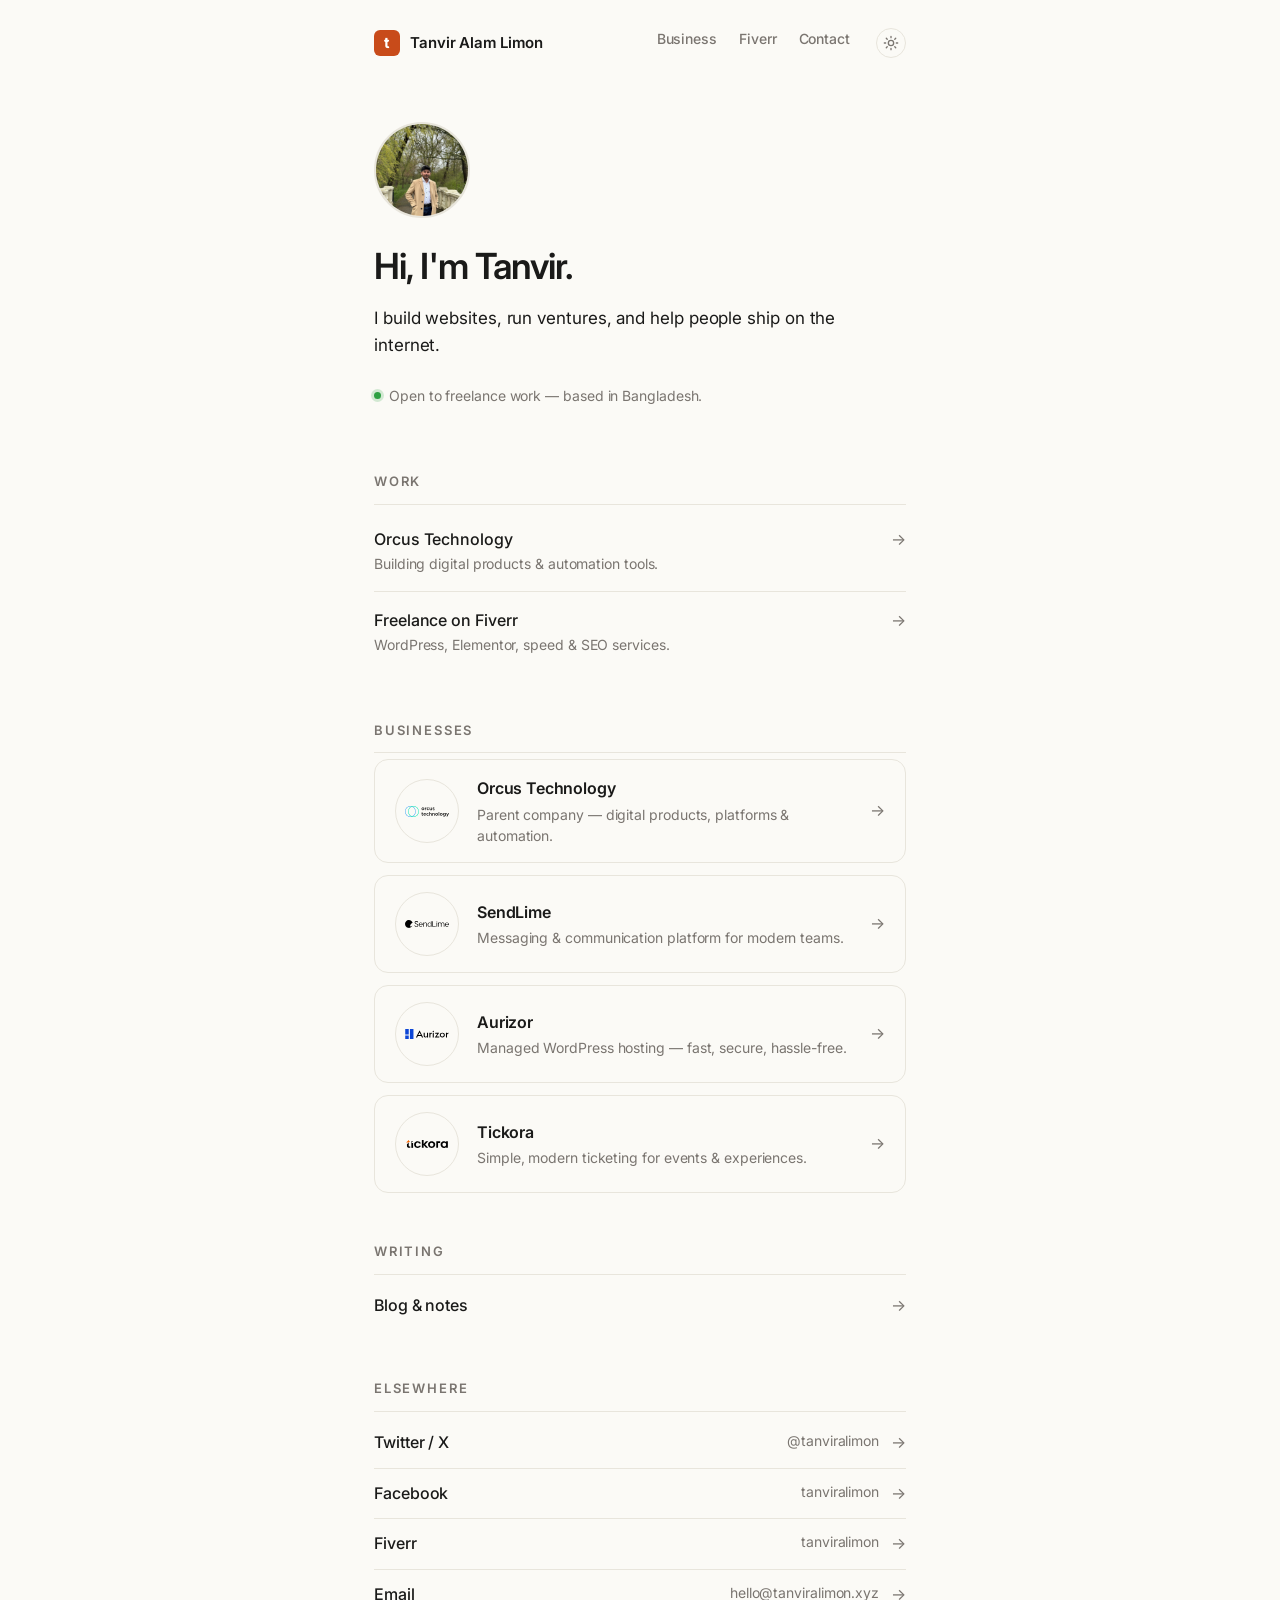
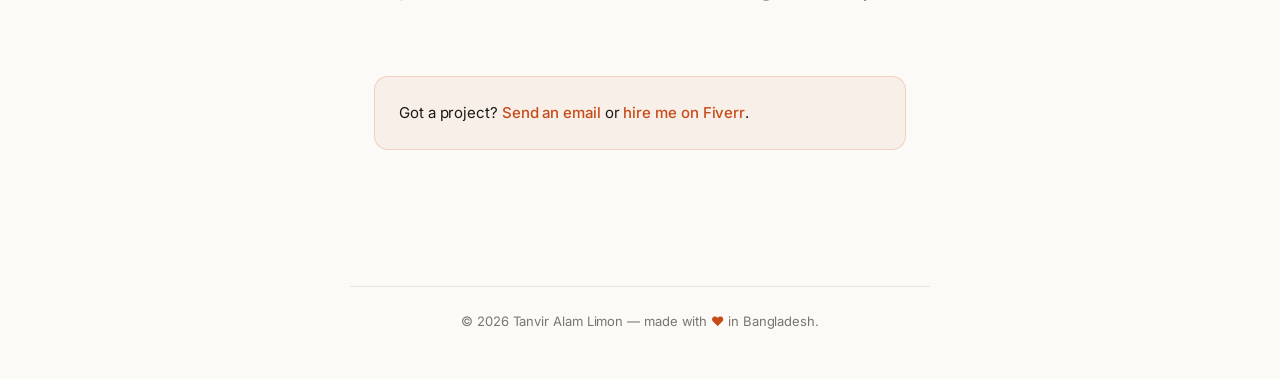
<file: index.html>
<!DOCTYPE html>
<html lang="en">
<head>
<meta charset="UTF-8" />
<meta name="viewport" content="width=device-width, initial-scale=1.0" />
<title>Tanvir Alam Limon</title>
<meta name="description" content="Tanvir Alam Limon — Entrepreneur, founder of Orcus Technology. Building digital ventures & automation for the web." />
<meta property="og:title" content="Tanvir Alam Limon" />
<meta property="og:description" content="Entrepreneur, tech enthusiast, and founder of Orcus Technology." />
<meta property="og:url" content="https://tanviralimon.xyz" />
<link rel="preconnect" href="https://fonts.googleapis.com">
<link rel="preconnect" href="https://fonts.gstatic.com" crossorigin>
<link href="https://fonts.googleapis.com/css2?family=Inter:wght@300;400;500;600;700&display=swap" rel="stylesheet">
<link rel="stylesheet" href="/styles.css" />
<script>
  (function(){
    var t = localStorage.getItem('theme');
    if (!t) t = window.matchMedia('(prefers-color-scheme: dark)').matches ? 'dark' : 'light';
    if (t === 'dark') document.documentElement.setAttribute('data-theme', 'dark');
  })();
</script>
</head>
<body>

<header class="topbar">
  <a href="/" class="topbar__logo">
    <span class="topbar__mark">t</span>
    Tanvir Alam Limon
  </a>
  <nav class="topbar__nav">
    <a href="/#business">Business</a>
    <a href="/fiverr">Fiverr</a>
    <a href="mailto:hello@tanviralimon.xyz">Contact</a>
    <button id="themeToggle" class="theme-toggle" aria-label="Toggle dark mode">
      <svg class="theme-toggle__sun" width="16" height="16" viewBox="0 0 24 24" fill="none" stroke="currentColor" stroke-width="2" stroke-linecap="round" stroke-linejoin="round"><circle cx="12" cy="12" r="4"/><path d="M12 2v2M12 20v2M4.93 4.93l1.41 1.41M17.66 17.66l1.41 1.41M2 12h2M20 12h2M4.93 19.07l1.41-1.41M17.66 6.34l1.41-1.41"/></svg>
      <svg class="theme-toggle__moon" width="16" height="16" viewBox="0 0 24 24" fill="none" stroke="currentColor" stroke-width="2" stroke-linecap="round" stroke-linejoin="round"><path d="M21 12.79A9 9 0 1 1 11.21 3 7 7 0 0 0 21 12.79z"/></svg>
    </button>
  </nav>
</header>

<main class="wrap">

  <section class="intro">
    <img src="/photo.jpg" alt="Tanvir Alam Limon" class="avatar" width="96" height="96" />
    <h1>Hi, I'm Tanvir.</h1>
    <p class="lede">I build websites, run ventures, and help people ship on the internet.</p>
    <p class="status">
      <span class="status__dot"></span>
      Open to freelance work — based in Bangladesh.
    </p>
  </section>

  <section class="block">
    <h2>Work</h2>
    <ul class="list">
      <li>
        <a href="https://orcustech.com" target="_blank" rel="noopener" class="row">
          <span class="row__main">Orcus Technology</span>
          <span class="row__arrow">→</span>
          <span class="row__note">Building digital products &amp; automation tools.</span>
        </a>
      </li>
      <li>
        <a href="/fiverr" class="row">
          <span class="row__main">Freelance on Fiverr</span>
          <span class="row__arrow">→</span>
          <span class="row__note">WordPress, Elementor, speed &amp; SEO services.</span>
        </a>
      </li>
    </ul>
  </section>

  <section id="business" class="block">
    <h2>Businesses</h2>
    <div class="ventures">

      <a href="https://orcustech.com" target="_blank" rel="noopener" class="venture" data-logo="dark">
        <div class="venture__logo">
          <img src="/logos/orcus.svg" alt="Orcus Technology" loading="lazy" />
        </div>
        <div class="venture__body">
          <h3>Orcus Technology</h3>
          <p class="venture__desc">Parent company — digital products, platforms &amp; automation.</p>
        </div>
        <span class="venture__arrow">→</span>
      </a>

      <a href="https://sendlime.com" target="_blank" rel="noopener" class="venture" data-logo="light">
        <div class="venture__logo">
          <img src="/logos/sendlime.svg" alt="SendLime" loading="lazy" />
        </div>
        <div class="venture__body">
          <h3>SendLime</h3>
          <p class="venture__desc">Messaging &amp; communication platform for modern teams.</p>
        </div>
        <span class="venture__arrow">→</span>
      </a>

      <a href="https://aurizor.com" target="_blank" rel="noopener" class="venture" data-logo="dark">
        <div class="venture__logo">
          <img src="/logos/aurizor.svg" alt="Aurizor" loading="lazy" />
        </div>
        <div class="venture__body">
          <h3>Aurizor</h3>
          <p class="venture__desc">Managed WordPress hosting — fast, secure, hassle-free.</p>
        </div>
        <span class="venture__arrow">→</span>
      </a>

      <a href="https://www.tickora.app/" target="_blank" rel="noopener" class="venture" data-logo="light">
        <div class="venture__logo">
          <img src="/logos/tickora.svg" alt="Tickora" loading="lazy" />
        </div>
        <div class="venture__body">
          <h3>Tickora</h3>
          <p class="venture__desc">Simple, modern ticketing for events &amp; experiences.</p>
        </div>
        <span class="venture__arrow">→</span>
      </a>

    </div>
  </section>

  <section class="block">
    <h2>Writing</h2>
    <ul class="list list--compact">
      <li>
        <a href="https://tanviralimon.xyz/blog" target="_blank" rel="noopener" class="row row--small">
          <span class="row__main">Blog &amp; notes</span>
          <span class="row__arrow">→</span>
        </a>
      </li>
    </ul>
  </section>

  <section class="block">
    <h2>Elsewhere</h2>
    <ul class="list list--compact">
      <li>
        <a href="https://x.com/tanviralimon" target="_blank" rel="noopener" class="row row--two">
          <span class="row__main">Twitter / X</span>
          <span class="row__handle">@tanviralimon</span>
          <span class="row__arrow">→</span>
        </a>
      </li>
      <li>
        <a href="https://www.facebook.com/tanviralimon" target="_blank" rel="noopener" class="row row--two">
          <span class="row__main">Facebook</span>
          <span class="row__handle">tanviralimon</span>
          <span class="row__arrow">→</span>
        </a>
      </li>
      <li>
        <a href="https://www.fiverr.com/tanviralimon" target="_blank" rel="noopener" class="row row--two">
          <span class="row__main">Fiverr</span>
          <span class="row__handle">tanviralimon</span>
          <span class="row__arrow">→</span>
        </a>
      </li>
      <li>
        <a href="mailto:hello@tanviralimon.xyz" class="row row--two">
          <span class="row__main">Email</span>
          <span class="row__handle">hello@tanviralimon.xyz</span>
          <span class="row__arrow">→</span>
        </a>
      </li>
    </ul>
  </section>

  <section class="block block--hire">
    <p>
      Got a project? <a href="mailto:hello@tanviralimon.xyz">Send an email</a>
      or <a href="/fiverr">hire me on Fiverr</a>.
    </p>
  </section>

</main>

<footer class="foot">
  <p>© <span id="year"></span> Tanvir Alam Limon — made with <span class="heart">❤</span> in Bangladesh.</p>
</footer>

<script src="/script.js"></script>
</body>
</html>
</file>
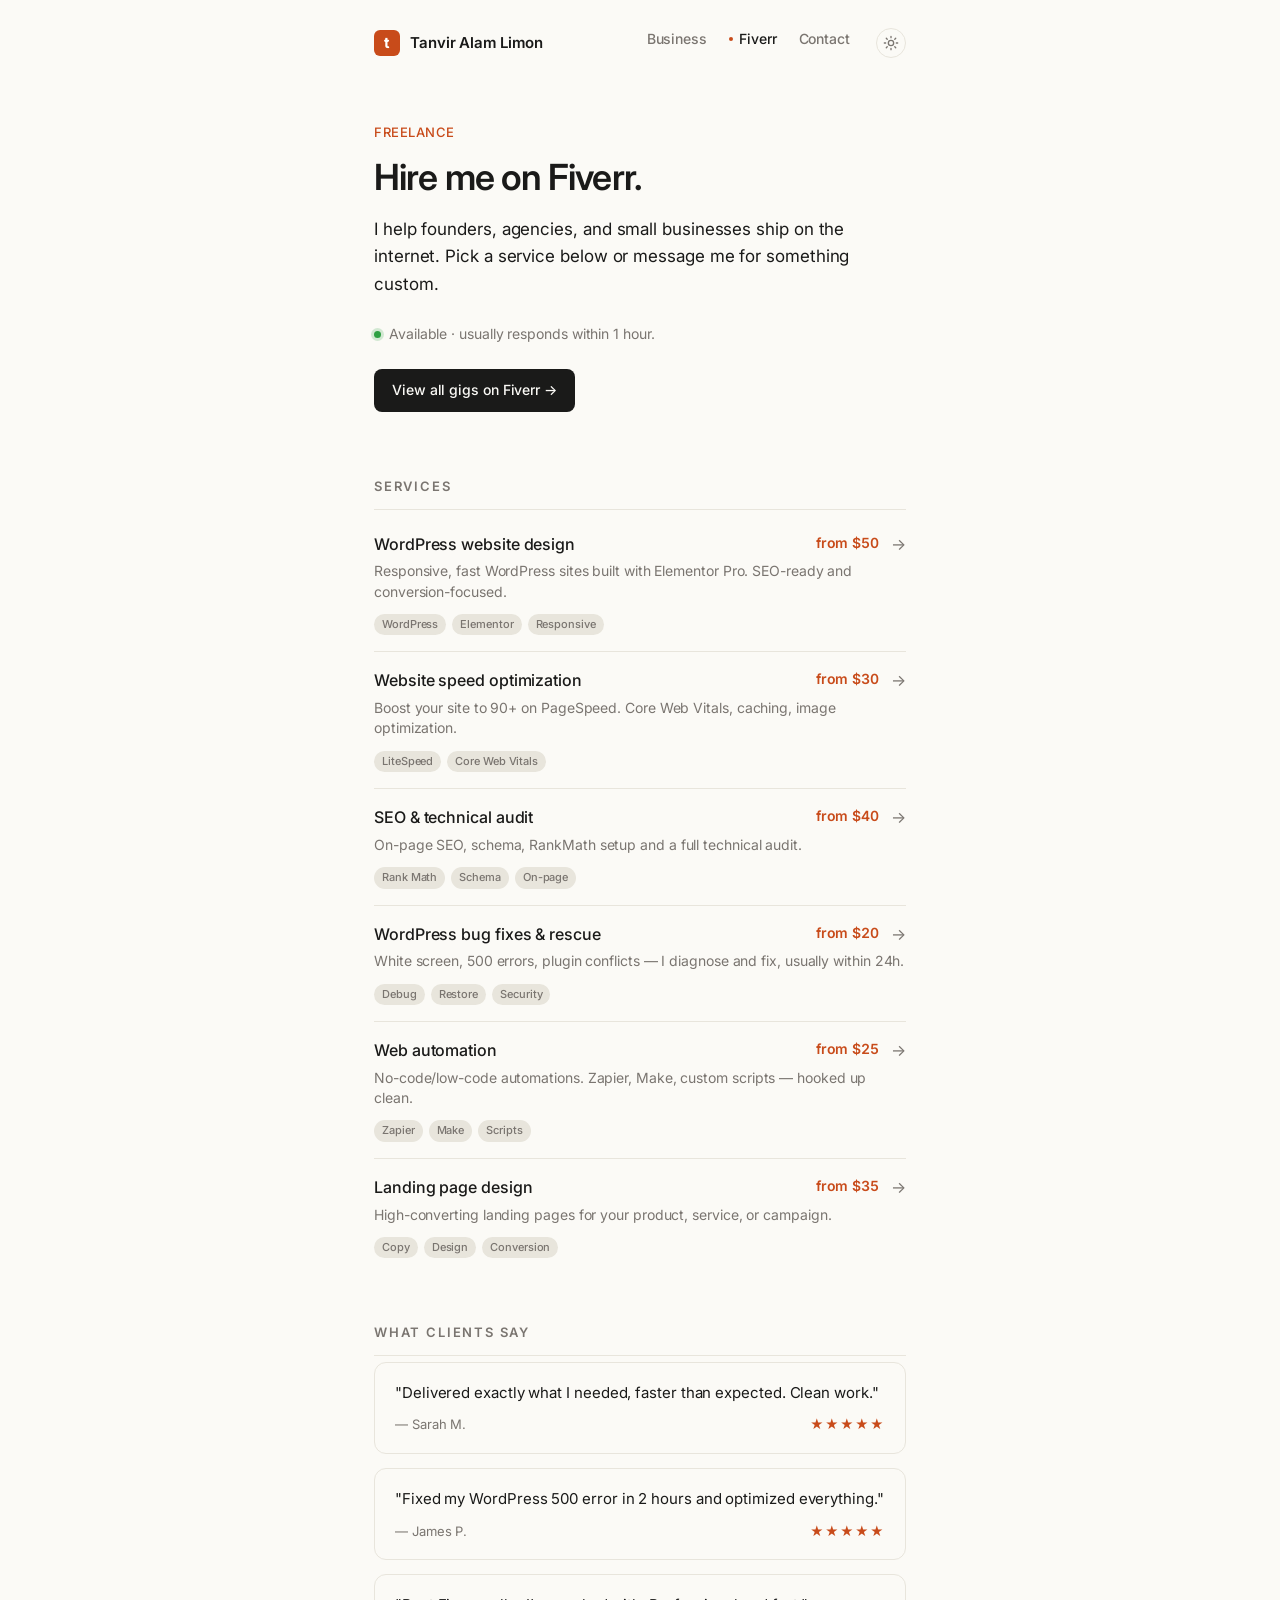
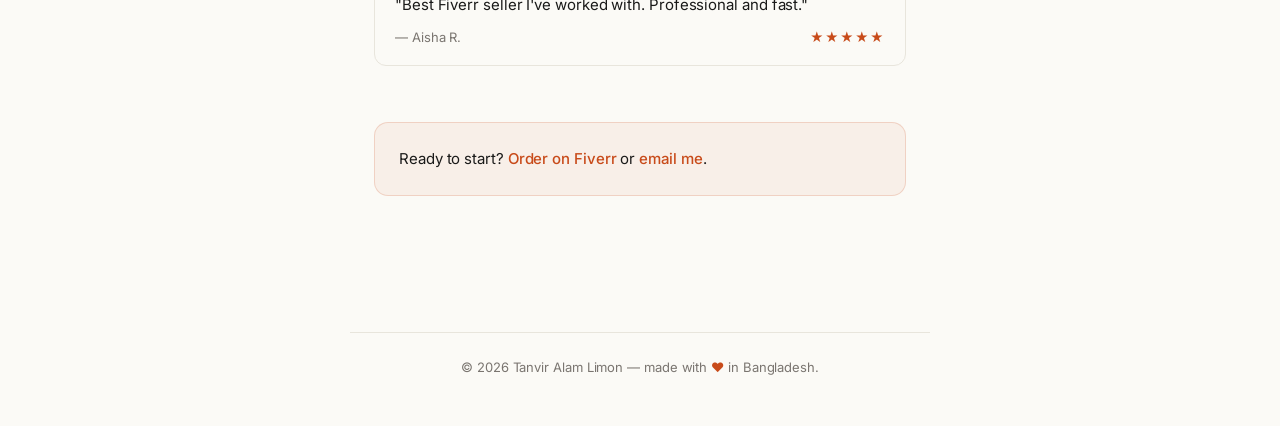
<file: fiverr.html>
<!DOCTYPE html>
<html lang="en">
<head>
<meta charset="UTF-8" />
<meta name="viewport" content="width=device-width, initial-scale=1.0" />
<title>Fiverr Services — Tanvir Alam Limon</title>
<meta name="description" content="Hire Tanvir Alam Limon on Fiverr — WordPress, Elementor, speed, SEO, automation & site rescue." />
<meta property="og:title" content="Fiverr Services — Tanvir Alam Limon" />
<meta property="og:description" content="WordPress, Elementor, speed, SEO & automation services on Fiverr." />
<link rel="preconnect" href="https://fonts.googleapis.com">
<link rel="preconnect" href="https://fonts.gstatic.com" crossorigin>
<link href="https://fonts.googleapis.com/css2?family=Inter:wght@300;400;500;600;700&display=swap" rel="stylesheet">
<link rel="stylesheet" href="/styles.css" />
<script>
  (function(){
    var t = localStorage.getItem('theme');
    if (!t) t = window.matchMedia('(prefers-color-scheme: dark)').matches ? 'dark' : 'light';
    if (t === 'dark') document.documentElement.setAttribute('data-theme', 'dark');
  })();
</script>
</head>
<body>

<header class="topbar">
  <a href="/" class="topbar__logo">
    <span class="topbar__mark">t</span>
    Tanvir Alam Limon
  </a>
  <nav class="topbar__nav">
    <a href="/#business">Business</a>
    <a href="/fiverr" class="is-active">Fiverr</a>
    <a href="mailto:hello@tanviralimon.xyz">Contact</a>
    <button id="themeToggle" class="theme-toggle" aria-label="Toggle dark mode">
      <svg class="theme-toggle__sun" width="16" height="16" viewBox="0 0 24 24" fill="none" stroke="currentColor" stroke-width="2" stroke-linecap="round" stroke-linejoin="round"><circle cx="12" cy="12" r="4"/><path d="M12 2v2M12 20v2M4.93 4.93l1.41 1.41M17.66 17.66l1.41 1.41M2 12h2M20 12h2M4.93 19.07l1.41-1.41M17.66 6.34l1.41-1.41"/></svg>
      <svg class="theme-toggle__moon" width="16" height="16" viewBox="0 0 24 24" fill="none" stroke="currentColor" stroke-width="2" stroke-linecap="round" stroke-linejoin="round"><path d="M21 12.79A9 9 0 1 1 11.21 3 7 7 0 0 0 21 12.79z"/></svg>
    </button>
  </nav>
</header>

<main class="wrap">

  <section class="intro">
    <p class="eyebrow">Freelance</p>
    <h1>Hire me on Fiverr.</h1>
    <p class="lede">
      I help founders, agencies, and small businesses ship on the internet.
      Pick a service below or message me for something custom.
    </p>
    <p class="status">
      <span class="status__dot"></span>
      Available · usually responds within 1 hour.
    </p>
    <div class="intro__cta">
      <a href="https://www.fiverr.com/tanviralimon" target="_blank" rel="noopener" class="btn">View all gigs on Fiverr →</a>
    </div>
  </section>

  <section class="block">
    <h2>Services</h2>
    <ul class="list">
      <li>
        <a href="https://www.fiverr.com/tanviralimon" target="_blank" rel="noopener" class="row row--service">
          <span class="row__main">WordPress website design</span>
          <span class="row__price">from $50</span>
          <span class="row__arrow">→</span>
          <span class="row__note">Responsive, fast WordPress sites built with Elementor Pro. SEO-ready and conversion-focused.</span>
          <span class="row__tags"><span>WordPress</span><span>Elementor</span><span>Responsive</span></span>
        </a>
      </li>
      <li>
        <a href="https://www.fiverr.com/tanviralimon" target="_blank" rel="noopener" class="row row--service">
          <span class="row__main">Website speed optimization</span>
          <span class="row__price">from $30</span>
          <span class="row__arrow">→</span>
          <span class="row__note">Boost your site to 90+ on PageSpeed. Core Web Vitals, caching, image optimization.</span>
          <span class="row__tags"><span>LiteSpeed</span><span>Core Web Vitals</span></span>
        </a>
      </li>
      <li>
        <a href="https://www.fiverr.com/tanviralimon" target="_blank" rel="noopener" class="row row--service">
          <span class="row__main">SEO &amp; technical audit</span>
          <span class="row__price">from $40</span>
          <span class="row__arrow">→</span>
          <span class="row__note">On-page SEO, schema, RankMath setup and a full technical audit.</span>
          <span class="row__tags"><span>Rank Math</span><span>Schema</span><span>On-page</span></span>
        </a>
      </li>
      <li>
        <a href="https://www.fiverr.com/tanviralimon" target="_blank" rel="noopener" class="row row--service">
          <span class="row__main">WordPress bug fixes &amp; rescue</span>
          <span class="row__price">from $20</span>
          <span class="row__arrow">→</span>
          <span class="row__note">White screen, 500 errors, plugin conflicts — I diagnose and fix, usually within 24h.</span>
          <span class="row__tags"><span>Debug</span><span>Restore</span><span>Security</span></span>
        </a>
      </li>
      <li>
        <a href="https://www.fiverr.com/tanviralimon" target="_blank" rel="noopener" class="row row--service">
          <span class="row__main">Web automation</span>
          <span class="row__price">from $25</span>
          <span class="row__arrow">→</span>
          <span class="row__note">No-code/low-code automations. Zapier, Make, custom scripts — hooked up clean.</span>
          <span class="row__tags"><span>Zapier</span><span>Make</span><span>Scripts</span></span>
        </a>
      </li>
      <li>
        <a href="https://www.fiverr.com/tanviralimon" target="_blank" rel="noopener" class="row row--service">
          <span class="row__main">Landing page design</span>
          <span class="row__price">from $35</span>
          <span class="row__arrow">→</span>
          <span class="row__note">High-converting landing pages for your product, service, or campaign.</span>
          <span class="row__tags"><span>Copy</span><span>Design</span><span>Conversion</span></span>
        </a>
      </li>
    </ul>
  </section>

  <section class="block">
    <h2>What clients say</h2>
    <ul class="reviews">
      <li>
        <p class="reviews__text">"Delivered exactly what I needed, faster than expected. Clean work."</p>
        <p class="reviews__author">— Sarah M. <span>★★★★★</span></p>
      </li>
      <li>
        <p class="reviews__text">"Fixed my WordPress 500 error in 2 hours and optimized everything."</p>
        <p class="reviews__author">— James P. <span>★★★★★</span></p>
      </li>
      <li>
        <p class="reviews__text">"Best Fiverr seller I've worked with. Professional and fast."</p>
        <p class="reviews__author">— Aisha R. <span>★★★★★</span></p>
      </li>
    </ul>
  </section>

  <section class="block block--hire">
    <p>
      Ready to start? <a href="https://www.fiverr.com/tanviralimon" target="_blank" rel="noopener">Order on Fiverr</a>
      or <a href="mailto:hello@tanviralimon.xyz">email me</a>.
    </p>
  </section>

</main>

<footer class="foot">
  <p>© <span id="year"></span> Tanvir Alam Limon — made with <span class="heart">❤</span> in Bangladesh.</p>
</footer>

<script src="/script.js"></script>
</body>
</html>
</file>
<file: styles.css>
:root {
  --bg: #fbfaf6;
  --text: #1a1a19;
  --muted: #7a7570;
  --line: #e8e5dc;
  --accent: #c84b1a;
  --max: 580px;
}

html[data-theme="dark"] {
  --bg: #13120f;
  --text: #ededea;
  --muted: #8a8680;
  --line: #2a2824;
  --accent: #ff7a50;
}

body, .topbar, .venture, .reviews li, .block--hire, .theme-toggle, .venture__logo {
  transition: background-color 0.3s ease, color 0.3s ease, border-color 0.3s ease;
}

* { box-sizing: border-box; margin: 0; padding: 0; }

html { scroll-behavior: smooth; }

body {
  font-family: 'Inter', -apple-system, BlinkMacSystemFont, 'Segoe UI', sans-serif;
  background: var(--bg);
  color: var(--text);
  line-height: 1.6;
  font-size: 16px;
  font-weight: 400;
  -webkit-font-smoothing: antialiased;
  -moz-osx-font-smoothing: grayscale;
  letter-spacing: -0.005em;
}

a { color: var(--text); text-decoration: none; }

/* ============= TOP BAR ============= */
.topbar {
  max-width: var(--max);
  margin: 0 auto;
  padding: 28px 24px 0;
  display: flex;
  align-items: center;
  justify-content: space-between;
}

.topbar__logo {
  display: inline-flex; align-items: center; gap: 10px;
  font-weight: 600; font-size: 15px;
  color: var(--text);
}
.topbar__mark {
  width: 26px; height: 26px; border-radius: 6px;
  background: var(--accent);
  color: #fff; font-weight: 700; font-size: 15px;
  display: flex; align-items: center; justify-content: center;
  font-feature-settings: 'ss01';
}
.topbar__nav { display: flex; gap: 22px; }
.topbar__nav a {
  font-size: 14px; color: var(--muted); font-weight: 500;
  transition: color 0.2s ease;
}
.topbar__nav a:hover { color: var(--accent); }
.topbar__nav a.is-active { color: var(--text); }
.topbar__nav a.is-active::before {
  content: ''; display: inline-block;
  width: 4px; height: 4px; border-radius: 50%;
  background: var(--accent); margin-right: 6px;
  vertical-align: middle; transform: translateY(-1px);
}

/* ============= LAYOUT ============= */
.wrap {
  max-width: var(--max);
  margin: 0 auto;
  padding: 64px 24px 48px;
}

/* ============= INTRO ============= */
.intro { margin-bottom: 64px; }

.avatar {
  width: 96px; height: 96px;
  border-radius: 50%;
  object-fit: cover;
  border: 2px solid var(--line);
  margin-bottom: 20px;
  transition: border-color 0.3s ease;
}
.avatar:hover { border-color: var(--accent); }

.eyebrow {
  font-size: 13px; font-weight: 500;
  color: var(--accent);
  letter-spacing: 0.04em;
  margin-bottom: 14px;
  text-transform: uppercase;
}

h1 {
  font-size: 36px;
  font-weight: 600;
  letter-spacing: -0.025em;
  line-height: 1.15;
  margin-bottom: 18px;
}

.intro__cta { margin-top: 24px; }
.btn {
  display: inline-flex; align-items: center; gap: 6px;
  padding: 10px 18px;
  background: var(--text); color: var(--bg);
  border-radius: 8px;
  font-size: 14px; font-weight: 500;
  transition: transform 0.2s ease, background 0.2s ease;
}
.btn:hover { background: var(--accent); color: #fff; transform: translateY(-1px); }

.lede {
  font-size: 17px;
  color: var(--text);
  margin-bottom: 22px;
  line-height: 1.6;
  max-width: 48ch;
}

.status {
  display: inline-flex;
  align-items: center;
  gap: 8px;
  font-size: 14px;
  color: var(--muted);
}
.status__dot {
  width: 7px; height: 7px; border-radius: 50%;
  background: #2ea042;
  box-shadow: 0 0 0 3px rgba(46, 160, 66, 0.2);
  animation: pulse 2.4s ease-in-out infinite;
}
@keyframes pulse {
  0%, 100% { box-shadow: 0 0 0 3px rgba(46, 160, 66, 0.2); }
  50%      { box-shadow: 0 0 0 5px rgba(46, 160, 66, 0);   }
}

/* ============= BLOCKS ============= */
.block { margin-bottom: 48px; }

h2 {
  font-size: 13px;
  font-weight: 600;
  text-transform: uppercase;
  letter-spacing: 0.14em;
  color: var(--muted);
  margin-bottom: 6px;
  padding-bottom: 12px;
  border-bottom: 1px solid var(--line);
}

.list { list-style: none; }

.list li { border-bottom: 1px solid var(--line); }
.list li:last-child { border-bottom: 0; }

.row {
  display: grid;
  grid-template-columns: 1fr auto;
  grid-template-rows: auto auto;
  grid-template-areas:
    "main  arrow"
    "note  note";
  gap: 2px 12px;
  padding: 16px 0;
  color: var(--text);
  transition: color 0.2s ease, padding 0.25s ease;
}
.row:hover {
  color: var(--accent);
  padding-left: 8px;
}
.row__main {
  grid-area: main;
  font-weight: 500;
  font-size: 16px;
}
.row__note {
  grid-area: note;
  font-size: 14px;
  color: var(--muted);
  line-height: 1.45;
}
.row:hover .row__note { color: var(--muted); }
.row__arrow {
  grid-area: arrow;
  color: var(--muted);
  font-size: 16px;
  transition: transform 0.25s cubic-bezier(0.22,1,0.36,1), color 0.2s ease;
}
.row:hover .row__arrow {
  color: var(--accent);
  transform: translateX(5px);
}

/* compact row variant (no note) */
.row--small {
  grid-template-rows: auto;
  grid-template-areas: "main arrow";
  padding: 12px 0;
}

/* two-column row (label + handle) */
.row--two {
  grid-template-columns: 1fr auto auto;
  grid-template-rows: auto;
  grid-template-areas: "main handle arrow";
  padding: 12px 0;
  gap: 12px;
}
.row__handle {
  grid-area: handle;
  color: var(--muted);
  font-size: 14px;
  font-variant-numeric: tabular-nums;
}
.row:hover .row__handle { color: var(--muted); }

.list--compact li { border: 0; }
.list--compact li + li { border-top: 1px solid var(--line); }

/* ============= HIRE BLOCK ============= */
.block--hire {
  margin-top: 56px;
  padding: 24px;
  border-radius: 14px;
  background: rgba(200, 75, 26, 0.06);
  border: 1px solid rgba(200, 75, 26, 0.18);
}
html[data-theme="dark"] .block--hire {
  background: rgba(255, 122, 80, 0.06);
  border-color: rgba(255, 122, 80, 0.18);
}
.block--hire p {
  font-size: 15px;
  color: var(--text);
}
.block--hire a {
  color: var(--accent);
  font-weight: 500;
  border-bottom: 1px solid transparent;
  transition: border-color 0.2s ease;
}
.block--hire a:hover { border-bottom-color: var(--accent); }

/* ============= FOOTER ============= */
.foot {
  max-width: var(--max);
  margin: 40px auto 0;
  padding: 24px 24px 48px;
  border-top: 1px solid var(--line);
  font-size: 13px;
  color: var(--muted);
  text-align: center;
}
.heart { color: var(--accent); }

/* ============= RESPONSIVE ============= */
@media (max-width: 520px) {
  .topbar { padding: 22px 20px 0; }
  .wrap { padding: 48px 20px 36px; }
  .intro { margin-bottom: 52px; }
  h1 { font-size: 30px; }
  .block { margin-bottom: 40px; }
  .block--hire { padding: 20px; }
}

/* ============= SELECTION ============= */
::selection { background: var(--accent); color: #fff; }

/* ============= VENTURES GRID ============= */
.ventures {
  display: grid;
  grid-template-columns: 1fr;
  gap: 12px;
  margin-top: 4px;
}

.venture {
  display: grid;
  grid-template-columns: 64px 1fr auto;
  gap: 18px;
  align-items: center;
  padding: 16px 20px;
  border: 1px solid var(--line);
  border-radius: 14px;
  background: var(--bg);
  color: var(--text);
  transition: border-color 0.25s ease, background 0.25s ease, transform 0.25s ease;
}
.venture:hover {
  border-color: var(--accent);
  transform: translateY(-2px);
}

.venture__logo {
  width: 64px; height: 64px;
  border-radius: 50%;
  border: 1.5px solid var(--line);
  background: transparent;
  display: flex; align-items: center; justify-content: center;
  overflow: hidden;
  flex-shrink: 0;
  transition: border-color 0.25s ease;
}
.venture:hover .venture__logo {
  border-color: var(--accent);
}
.venture__logo img {
  width: 70%; height: 70%;
  object-fit: contain;
}
.venture__initials {
  font-weight: 600; font-size: 18px;
  color: var(--muted);
  letter-spacing: -0.02em;
}

.venture__logo img {
  transition: filter 0.3s ease;
}
/* dark logos (black text) → invert in dark mode so they become white */
html[data-theme="dark"] .venture[data-logo="dark"] .venture__logo img {
  filter: invert(1) hue-rotate(180deg);
}
/* light logos (white text) → invert in light mode so they become dark */
html:not([data-theme="dark"]) .venture[data-logo="light"] .venture__logo img {
  filter: invert(1) hue-rotate(180deg);
}

.venture__body h3 {
  font-size: 16px; font-weight: 600;
  letter-spacing: -0.01em;
  margin-bottom: 2px;
}
.venture__role {
  font-size: 12px;
  color: var(--accent);
  font-weight: 500;
  letter-spacing: 0.02em;
  margin-bottom: 4px;
}
.venture__desc {
  font-size: 14px; color: var(--muted);
  line-height: 1.5;
}
.venture--dead { cursor: default; }
.venture--dead:hover { padding-left: 18px; background: var(--bg); }
.venture__arrow {
  color: var(--muted); font-size: 16px;
  transition: transform 0.25s cubic-bezier(0.22,1,0.36,1), color 0.2s ease;
}
.venture:hover .venture__arrow {
  color: var(--accent);
  transform: translateX(4px);
}

/* ============= FIVERR SERVICE ROWS ============= */
.row--service {
  grid-template-columns: 1fr auto auto;
  grid-template-areas:
    "main  price  arrow"
    "note  note   note"
    "tags  tags   tags";
  gap: 4px 12px;
}
.row__price {
  grid-area: price;
  font-weight: 600;
  color: var(--accent);
  font-size: 14px;
  font-variant-numeric: tabular-nums;
}
.row__tags {
  grid-area: tags;
  display: flex; flex-wrap: wrap; gap: 6px;
  margin-top: 8px;
}
.row__tags span {
  font-size: 11px;
  padding: 2px 8px;
  border-radius: 999px;
  background: var(--line);
  color: var(--muted);
  font-weight: 500;
}

/* ============= REVIEWS (fiverr page) ============= */
.reviews {
  list-style: none;
  display: grid; gap: 14px;
  margin-top: 4px;
}
.reviews li {
  padding: 18px 20px;
  border: 1px solid var(--line);
  border-radius: 12px;
  background: var(--bg);
}
.reviews__text {
  font-size: 15px;
  margin-bottom: 10px;
  line-height: 1.55;
}
.reviews__author {
  font-size: 13px;
  color: var(--muted);
  display: flex; justify-content: space-between; align-items: center;
}
.reviews__author span { color: var(--accent); letter-spacing: 1px; }

/* ============= THEME TOGGLE ============= */
.theme-toggle {
  width: 30px; height: 30px;
  border-radius: 50%;
  border: 1px solid var(--line);
  background: transparent;
  color: var(--muted);
  cursor: pointer;
  display: inline-flex; align-items: center; justify-content: center;
  padding: 0; margin-left: 4px;
  transition: color 0.2s ease, border-color 0.2s ease, transform 0.3s ease;
}
.theme-toggle:hover {
  color: var(--accent);
  border-color: var(--accent);
  transform: rotate(20deg);
}
.theme-toggle__moon { display: none; }
html[data-theme="dark"] .theme-toggle__sun { display: none; }
html[data-theme="dark"] .theme-toggle__moon { display: block; }

/* ============= REDUCED MOTION ============= */
@media (prefers-reduced-motion: reduce) {
  *, *::before, *::after {
    animation-duration: 0.01ms !important;
    transition-duration: 0.01ms !important;
  }
}
</file>
